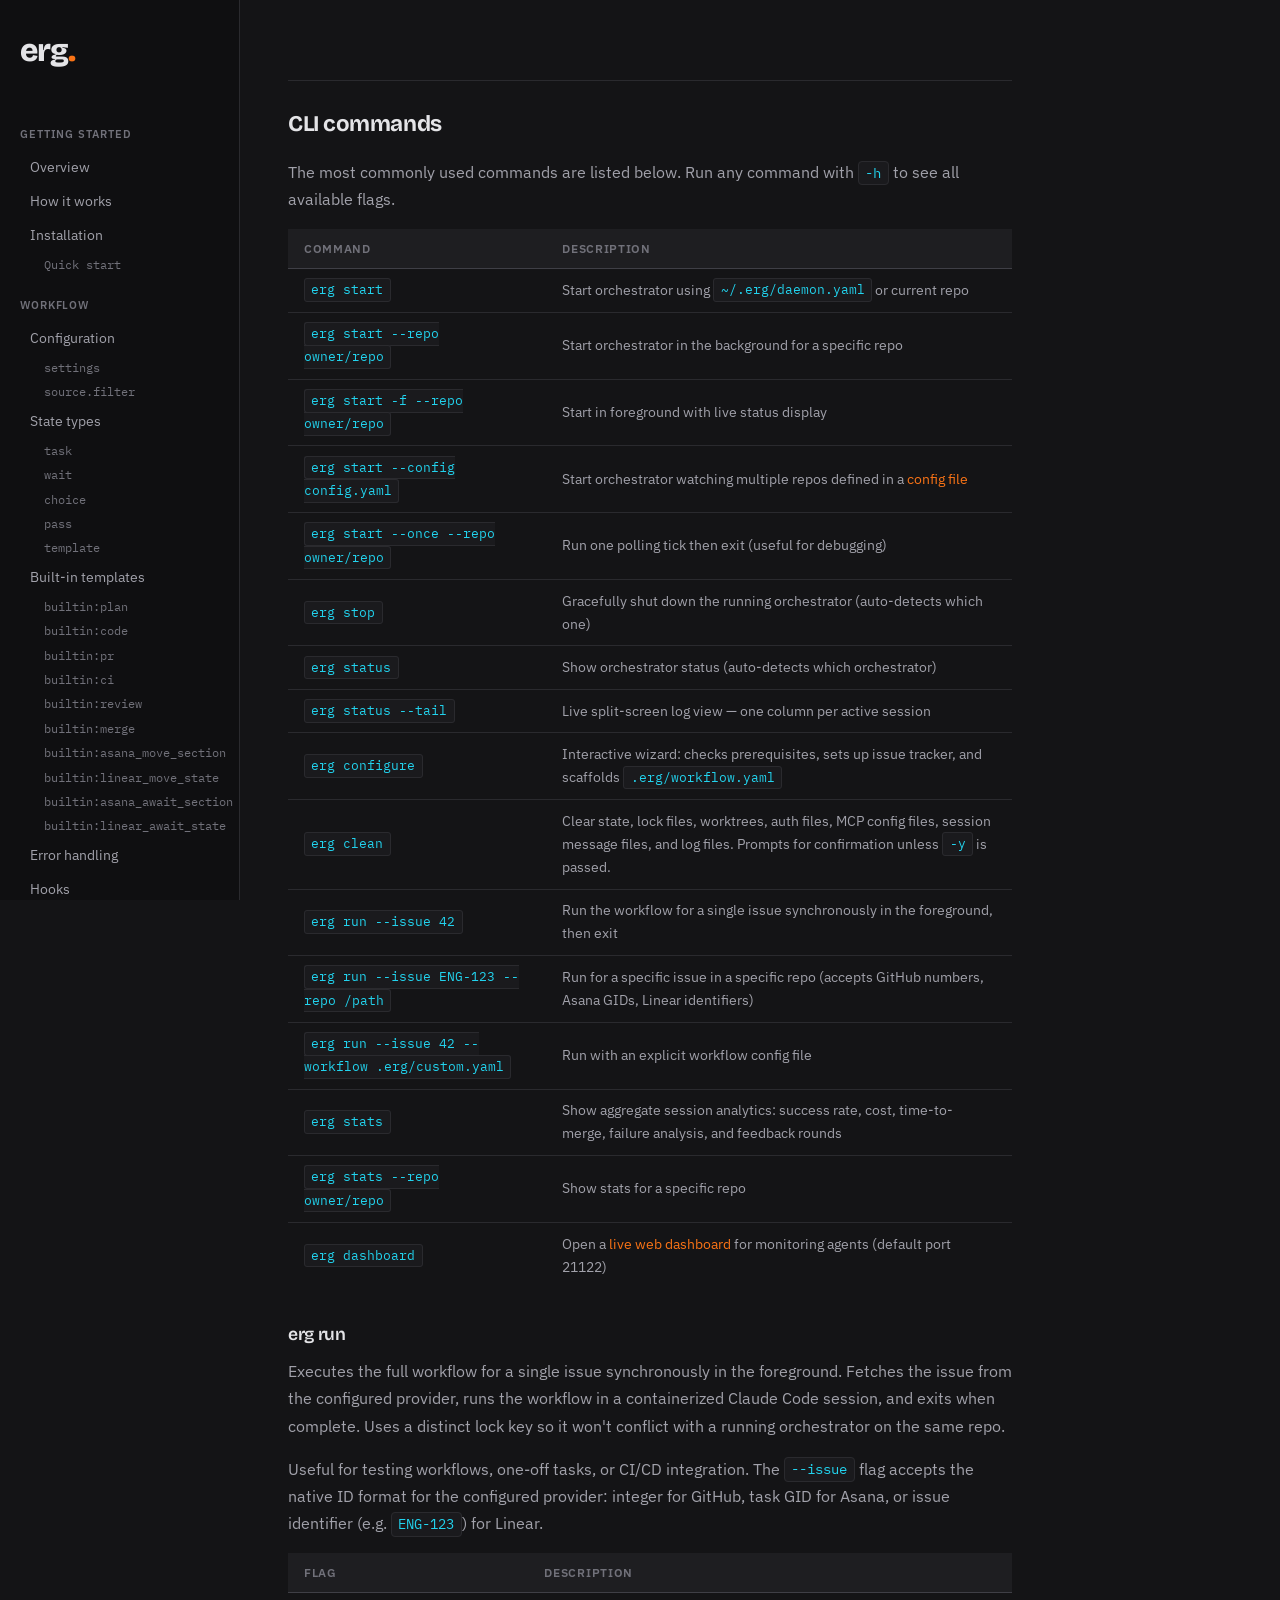
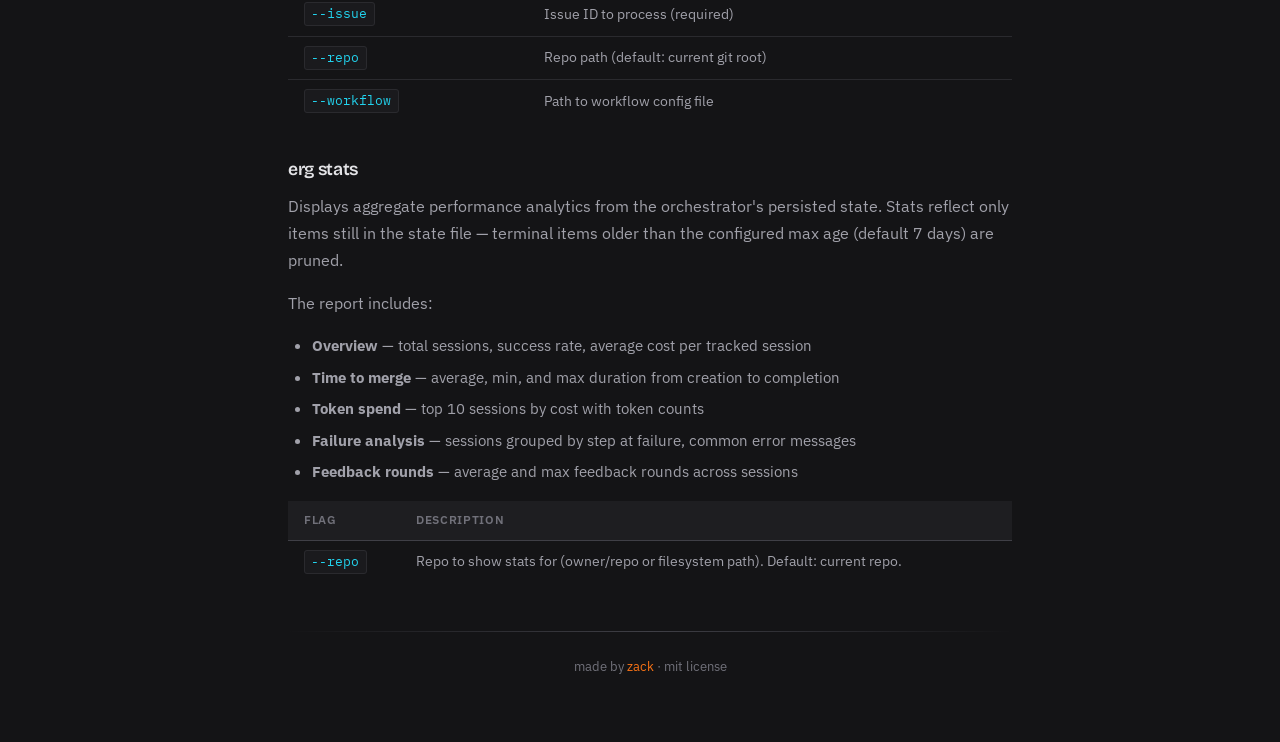
<file: docs/cli.html>
<!doctype html>
<html lang="en">
  <head>
    <meta charset="UTF-8" />
    <meta name="viewport" content="width=device-width, initial-scale=1.0" />
    <title>CLI commands — erg</title>
    <meta
      name="description"
      content="erg — workflow-driven autonomous coding orchestrator for Claude Code."
    />
    <link rel="preconnect" href="https://fonts.googleapis.com" />
    <link rel="preconnect" href="https://fonts.gstatic.com" crossorigin />
    <link
      href="https://fonts.googleapis.com/css2?family=Bricolage+Grotesque:opsz,wght@12..96,400;12..96,500;12..96,600;12..96,700;12..96,800&family=IBM+Plex+Sans:wght@400;500;600&family=IBM+Plex+Mono:wght@400;500;600&display=swap"
      rel="stylesheet"
    />
    <style>
      :root {
        --bg: #141416;
        --bg-sidebar: #0f0f11;
        --bg-card: #1e1e21;
        --bg-code: #1a1a1d;
        --bg-inset: #111113;
        --accent: #f97316;
        --accent-dim: #ea580c;
        --accent-bg: rgba(249, 115, 22, 0.08);
        --accent-border: rgba(249, 115, 22, 0.2);
        --cyan: #22d3ee;
        --green: #34d399;
        --violet: #a78bfa;
        --text: #e4e4e7;
        --text-muted: #a1a1aa;
        --text-dim: #71717a;
        --border: #2a2a2e;
        --border-light: #3f3f46;
      }

      * {
        margin: 0;
        padding: 0;
        box-sizing: border-box;
      }

      html {
        font-size: 100%;
        scroll-behavior: smooth;
        scroll-padding-top: 2rem;
      }

      body {
        font-family:
          "IBM Plex Sans",
          -apple-system,
          sans-serif;
        background: var(--bg);
        color: var(--text);
        line-height: 1.7;
        min-height: 100vh;
        -webkit-font-smoothing: antialiased;
        -webkit-text-size-adjust: 100%;
        text-size-adjust: 100%;
      }

      ::selection {
        background: var(--accent);
        color: #fff;
      }

      h1,
      h2,
      h3,
      h4 {
        font-family: "Bricolage Grotesque", sans-serif;
        letter-spacing: -0.02em;
      }

      code,
      pre {
        font-family: "IBM Plex Mono", monospace;
      }

      a {
        color: var(--accent);
        text-decoration: none;
      }

      a:hover {
        text-decoration: underline;
      }

      /* ---- Two-column layout ---- */

      .page {
        display: flex;
        min-height: 100vh;
      }

      /* ---- Sidebar ---- */

      .sidebar {
        width: 15rem;
        flex-shrink: 0;
        background: var(--bg-sidebar);
        border-right: 1px solid var(--border);
        position: sticky;
        top: 0;
        height: 100vh;
        overflow-y: auto;
        padding: 1.5rem 0;
        display: flex;
        flex-direction: column;
      }

      .sidebar-logo {
        padding: 0 1.25rem;
        margin-bottom: 1.75rem;
      }

      .sidebar-logo a {
        font-family: "Bricolage Grotesque", sans-serif;
        font-size: 2rem;
        font-weight: 800;
        color: var(--text);
        text-decoration: none;
        letter-spacing: -0.03em;
      }

      .sidebar-logo a span {
        color: var(--accent);
      }

      .sidebar-nav {
        list-style: none;
        flex: 1;
      }

      .sidebar-section {
        margin-bottom: 0.25rem;
      }

      .sidebar-section-title {
        display: block;
        padding: 0.4rem 1.25rem;
        font-size: 0.7rem;
        font-weight: 600;
        text-transform: uppercase;
        letter-spacing: 0.08em;
        color: var(--text-dim);
        margin-top: 0.75rem;
      }

      .sidebar-link {
        display: block;
        padding: 0.35rem 1.25rem 0.35rem 1.75rem;
        font-size: 0.85rem;
        color: var(--text-muted);
        text-decoration: none;
        transition:
          color 0.15s,
          background 0.15s;
        border-left: 2px solid transparent;
      }

      .sidebar-link:hover {
        color: var(--text);
        background: rgba(255, 255, 255, 0.03);
        text-decoration: none;
      }

      .sidebar-link.active {
        color: var(--accent);
        border-left-color: var(--accent);
        background: var(--accent-bg);
      }

      .sidebar-footer {
        padding: 1rem 1.25rem 0;
        border-top: 1px solid var(--border);
        margin-top: auto;
      }

      .sidebar-footer a {
        display: block;
        font-size: 0.78rem;
        color: var(--text-dim);
        padding: 0.2rem 0;
        text-decoration: none;
      }

      .sidebar-footer a:hover {
        color: var(--text-muted);
        text-decoration: none;
      }

      /* ---- Main content ---- */

      .main {
        flex: 1;
        min-width: 0;
        max-width: 820px;
        padding: 2.5rem 3rem 4rem;
      }

      /* ---- Content typography ---- */

      .main h1 {
        font-size: 2.5rem;
        font-weight: 800;
        color: var(--text);
        margin-bottom: 0.75rem;
      }

      .main h2 {
        font-size: 1.4rem;
        font-weight: 700;
        color: var(--text);
        margin-top: 3.5rem;
        margin-bottom: 1rem;
        padding-top: 1.5rem;
        border-top: 1px solid var(--border);
      }

      .main h2:first-of-type {
        margin-top: 2.5rem;
      }

      .main h3 {
        font-size: 1.1rem;
        font-weight: 600;
        color: var(--text);
        margin-top: 2rem;
        margin-bottom: 0.5rem;
      }

      .main h4 {
        font-size: 0.95rem;
        font-weight: 600;
        color: var(--text);
        margin-top: 1.5rem;
        margin-bottom: 0.4rem;
      }

      .main p {
        margin-bottom: 1rem;
        color: var(--text-muted);
      }

      .main p code,
      .main li code {
        background: var(--bg-code);
        color: var(--cyan);
        padding: 0.15rem 0.4rem;
        border-radius: 4px;
        font-size: 0.85em;
        border: 1px solid var(--border);
      }

      .main ul,
      .main ol {
        margin-bottom: 1rem;
        padding-left: 1.5rem;
        color: var(--text-muted);
      }

      .main li {
        margin-bottom: 0.35rem;
        font-size: 0.95rem;
      }

      /* ---- Hero area ---- */

      .hero-badge {
        display: inline-block;
        font-family: "IBM Plex Mono", monospace;
        font-size: 0.65rem;
        font-weight: 600;
        color: var(--accent);
        background: transparent;
        border: 1px solid var(--accent-border);
        border-radius: 3px;
        padding: 0.2rem 0.6rem;
        margin-bottom: 1.25rem;
        letter-spacing: 0.05em;
        text-transform: uppercase;
      }

      .hero-tagline {
        font-family: "Bricolage Grotesque", sans-serif;
        font-size: 2.8rem;
        font-weight: 800;
        color: var(--text);
        margin-bottom: 1rem;
        letter-spacing: -0.03em;
        line-height: 1.1;
      }

      .hero-tagline-accent {
        background: linear-gradient(135deg, var(--accent), #fbbf24);
        -webkit-background-clip: text;
        -webkit-text-fill-color: transparent;
        background-clip: text;
      }

      .hero-cta {
        display: inline-flex;
        gap: 0.75rem;
        margin-bottom: 0.5rem;
      }

      .btn {
        display: inline-flex;
        align-items: center;
        padding: 0.55rem 1.25rem;
        border-radius: 6px;
        font-family: "IBM Plex Sans", sans-serif;
        font-size: 0.85rem;
        font-weight: 500;
        text-decoration: none;
        transition: all 0.15s;
        border: 1px solid transparent;
      }

      .btn:hover {
        text-decoration: none;
      }

      .btn-primary {
        background: var(--accent);
        color: #fff;
      }

      .btn-primary:hover {
        background: var(--accent-dim);
      }

      .btn-ghost {
        background: transparent;
        color: var(--text-muted);
        border-color: var(--border-light);
      }

      .btn-ghost:hover {
        color: var(--text);
        border-color: var(--text-dim);
      }

      /* ---- Feature grid ---- */

      .feature-grid {
        display: grid;
        grid-template-columns: repeat(2, 1fr);
        gap: 0.85rem;
        margin: 1rem 0 1.5rem;
      }

      .feature-item {
        background: var(--bg-card);
        border: 1px solid var(--border);
        border-left: 3px solid var(--accent);
        border-radius: 8px;
        padding: 1.25rem 1.4rem;
        transition:
          transform 0.15s,
          border-color 0.15s,
          box-shadow 0.15s;
      }

      .feature-item:nth-child(2) {
        border-left-color: var(--cyan);
      }
      .feature-item:nth-child(3) {
        border-left-color: var(--violet);
      }
      .feature-item:nth-child(4) {
        border-left-color: var(--green);
      }
      .feature-item:nth-child(5) {
        border-left-color: var(--cyan);
      }
      .feature-item:nth-child(6) {
        border-left-color: var(--violet);
      }

      .feature-item:hover {
        border-color: var(--border-light);
        transform: scale(1.01);
        box-shadow: 0 2px 12px rgba(0, 0, 0, 0.2);
      }
      .feature-item:hover {
        border-left-color: var(--accent);
      }
      .feature-item:nth-child(2):hover {
        border-left-color: var(--cyan);
      }
      .feature-item:nth-child(3):hover {
        border-left-color: var(--violet);
      }
      .feature-item:nth-child(4):hover {
        border-left-color: var(--green);
      }
      .feature-item:nth-child(5):hover {
        border-left-color: var(--cyan);
      }
      .feature-item:nth-child(6):hover {
        border-left-color: var(--violet);
      }

      .feature-item h4 {
        font-size: 0.9rem;
        font-weight: 600;
        color: var(--text);
        margin: 0 0 0.35rem;
      }

      .feature-item .fi-icon {
        font-family: "IBM Plex Mono", monospace;
        font-size: 0.75rem;
        font-weight: 600;
        color: var(--accent);
        margin-bottom: 0.65rem;
        display: inline-flex;
        align-items: center;
        justify-content: center;
        width: 2rem;
        height: 2rem;
        border-radius: 50%;
        background: var(--accent-bg);
        border: 1px solid var(--accent-border);
      }

      .feature-item:nth-child(2) .fi-icon {
        color: var(--cyan);
        background: rgba(34, 211, 238, 0.08);
        border-color: rgba(34, 211, 238, 0.2);
      }
      .feature-item:nth-child(3) .fi-icon {
        color: var(--violet);
        background: rgba(167, 139, 250, 0.08);
        border-color: rgba(167, 139, 250, 0.2);
      }
      .feature-item:nth-child(4) .fi-icon {
        color: var(--green);
        background: rgba(52, 211, 153, 0.08);
        border-color: rgba(52, 211, 153, 0.2);
      }
      .feature-item:nth-child(5) .fi-icon {
        color: var(--cyan);
        background: rgba(34, 211, 238, 0.08);
        border-color: rgba(34, 211, 238, 0.2);
      }
      .feature-item:nth-child(6) .fi-icon {
        color: var(--violet);
        background: rgba(167, 139, 250, 0.08);
        border-color: rgba(167, 139, 250, 0.2);
      }

      .feature-item p {
        font-size: 0.82rem;
        color: var(--text-muted);
        line-height: 1.6;
        margin: 0;
      }

      /* ---- Steps (how it works) ---- */

      .steps-list {
        list-style: none;
        padding: 0;
        margin: 1rem 0 1.5rem;
        counter-reset: step;
      }

      .steps-list li {
        counter-increment: step;
        display: flex;
        gap: 1rem;
        align-items: flex-start;
        padding: 0.75rem 0;
        border-bottom: 1px solid var(--border);
        margin: 0;
      }

      .steps-list li:last-child {
        border-bottom: none;
      }

      .steps-list li::before {
        content: counter(step);
        display: flex;
        align-items: center;
        justify-content: center;
        width: 1.75rem;
        height: 1.75rem;
        border-radius: 50%;
        background: var(--accent-bg);
        border: 1px solid var(--accent-border);
        color: var(--accent);
        font-family: "Bricolage Grotesque", sans-serif;
        font-size: 0.78rem;
        font-weight: 700;
        flex-shrink: 0;
        margin-top: 0.1rem;
      }

      .step-body h4 {
        font-size: 0.9rem;
        font-weight: 600;
        color: var(--text);
        margin: 0 0 0.15rem;
      }

      .step-body p {
        font-size: 0.85rem;
        color: var(--text-muted);
        margin: 0;
      }

      /* ---- State diagram ---- */

      .state-flow {
        display: flex;
        align-items: flex-start;
        gap: 0;
        padding: 1.25rem 0;
        overflow-x: auto;
        margin: 0.5rem 0 0.75rem;
      }

      .sf-node {
        display: flex;
        flex-direction: column;
        align-items: center;
        gap: 0.25rem;
        flex-shrink: 0;
      }

      .sf-box {
        font-family: "IBM Plex Mono", monospace;
        font-size: 0.78rem;
        font-weight: 500;
        padding: 0.45rem 0.85rem;
        border-radius: 6px;
        border: 1px solid var(--border);
        background: var(--bg-card);
        color: var(--text);
        white-space: nowrap;
        transition: border-color 0.15s;
      }

      .sf-box.sf-task {
        border-color: rgba(249, 115, 22, 0.3);
        background: rgba(249, 115, 22, 0.06);
      }
      .sf-box.sf-wait {
        border-color: rgba(167, 139, 250, 0.3);
        background: rgba(167, 139, 250, 0.06);
      }
      .sf-box.sf-done {
        border-color: rgba(52, 211, 153, 0.3);
        background: rgba(52, 211, 153, 0.06);
      }

      .sf-type {
        font-family: "IBM Plex Mono", monospace;
        font-size: 0.65rem;
        color: var(--text-dim);
      }

      .sf-step {
        display: flex;
        align-items: flex-start;
      }

      .sf-arrow {
        color: var(--text-dim);
        font-size: 0.75rem;
        padding: 0 0.35rem;
        flex-shrink: 0;
        user-select: none;
        line-height: 1;
        /* Match sf-box height: 0.78rem line + 0.45rem*2 padding + 2px border */
        height: calc(0.78rem * 1.75 + 0.9rem + 2px);
        display: flex;
        align-items: center;
      }

      .state-note {
        font-size: 0.82rem;
        color: var(--text-dim);
        margin-bottom: 1.5rem;
      }

      /* ---- Code block ---- */

      .code-block {
        background: var(--bg-inset);
        border: 1px solid var(--border);
        border-radius: 8px;
        overflow: hidden;
        margin: 1rem 0 1.5rem;
      }

      .code-header {
        background: var(--bg-card);
        border-bottom: 1px solid var(--border);
        padding: 0.5rem 1rem;
        display: flex;
        align-items: center;
        justify-content: space-between;
      }

      .code-filename {
        font-family: "IBM Plex Mono", monospace;
        font-size: 0.75rem;
        color: var(--text-dim);
      }

      .code-block pre {
        margin: 0;
        padding: 1rem 1.25rem;
        font-size: 0.8rem;
        line-height: 1.75;
        overflow-x: auto;
        color: var(--text-muted);
      }

      .code-block .ck {
        color: var(--accent);
      }
      .code-block .cv {
        color: var(--text);
      }
      .code-block .cc {
        color: var(--text-dim);
        font-style: italic;
      }
      .code-block .cs {
        color: var(--green);
      }
      .code-block .ca {
        color: var(--violet);
      }

      /* ---- Example tabs ---- */

      .example-tabs {
        margin: 1rem 0 1.5rem;
      }

      .tab-bar {
        display: flex;
        gap: 0.35rem;
        margin-bottom: 0.5rem;
      }

      .tab-btn {
        background: transparent;
        border: 1px solid var(--border);
        border-radius: 4px;
        color: var(--text-dim);
        padding: 0.3rem 0.8rem;
        font-family: "IBM Plex Mono", monospace;
        font-size: 0.73rem;
        cursor: pointer;
        transition:
          color 0.15s,
          border-color 0.15s,
          background 0.15s;
      }

      .tab-btn.active {
        color: var(--accent);
        border-color: var(--accent-border);
        background: var(--accent-bg);
      }

      .tab-btn:hover:not(.active) {
        color: var(--text-muted);
        border-color: var(--border-light);
      }

      .example-tabs [data-panel="yaml"] .code-block {
        margin: 0;
      }

      .diagram-panel {
        background: var(--bg-inset);
        border: 1px solid var(--border);
        border-radius: 8px;
        padding: 1.5rem 1rem;
        overflow-x: auto;
      }

      .diagram-panel svg {
        max-width: 100%;
        height: auto;
        display: block;
        margin: 0 auto;
      }

      /* ---- Info cards ---- */

      .info-grid {
        display: grid;
        grid-template-columns: repeat(2, 1fr);
        gap: 0.75rem;
        margin: 1rem 0 1.5rem;
      }

      .info-card {
        background: var(--bg-card);
        border: 1px solid var(--border);
        border-radius: 8px;
        padding: 1rem 1.15rem;
      }

      .info-card h4 {
        font-size: 0.88rem;
        font-weight: 600;
        color: var(--text);
        margin: 0 0 0.3rem;
      }

      .info-card p {
        font-size: 0.8rem;
        color: var(--text-muted);
        line-height: 1.6;
        margin: 0;
      }

      /* ---- CLI reference table ---- */

      .cli-table {
        width: 100%;
        border-collapse: collapse;
        margin: 1rem 0 1.5rem;
        font-size: 0.85rem;
      }

      .cli-table th {
        text-align: left;
        padding: 0.6rem 1rem;
        font-weight: 600;
        color: var(--text-dim);
        font-size: 0.72rem;
        text-transform: uppercase;
        letter-spacing: 0.06em;
        border-bottom: 1px solid var(--border-light);
        background: var(--bg-card);
      }

      .cli-table td {
        padding: 0.6rem 1rem;
        border-bottom: 1px solid var(--border);
        color: var(--text-muted);
      }

      .cli-table td code {
        background: var(--bg-code);
        color: var(--cyan);
        padding: 0.15rem 0.4rem;
        border-radius: 3px;
        font-size: 0.82rem;
        border: 1px solid var(--border);
      }

      .cli-table tr:last-child td {
        border-bottom: none;
      }

      /* ---- Install block ---- */

      .install-block {
        background: var(--bg-card);
        border: 1px solid var(--border);
        border-left: 3px solid var(--accent);
        border-radius: 8px;
        padding: 0.9rem 1.25rem;
        position: relative;
        display: flex;
        align-items: center;
        gap: 0.5rem;
        margin: 1rem 0;
        max-width: 520px;
      }

      .install-block .prompt-char {
        color: var(--accent);
        user-select: none;
        font-family: "IBM Plex Mono", monospace;
        font-weight: 500;
        font-size: 0.88rem;
      }

      .install-block code {
        font-size: 0.88rem;
        color: var(--text);
      }

      .copy-btn {
        position: absolute;
        right: 0.75rem;
        top: 50%;
        transform: translateY(-50%);
        background: var(--bg);
        border: 1px solid var(--border);
        color: var(--text-dim);
        padding: 0.3rem 0.65rem;
        border-radius: 4px;
        font-family: "IBM Plex Mono", monospace;
        font-size: 0.7rem;
        cursor: pointer;
        transition: all 0.15s;
      }

      .copy-btn:hover {
        border-color: var(--accent);
        color: var(--accent);
        box-shadow: 0 0 8px rgba(249, 115, 22, 0.15);
      }

      .copy-btn.copied {
        border-color: var(--green);
        color: var(--green);
      }

      /* ---- Mobile sidebar toggle ---- */

      .mobile-header {
        display: none;
        position: sticky;
        top: 0;
        z-index: 100;
        background: var(--bg-sidebar);
        border-bottom: 1px solid var(--border);
        padding: 0.75rem 1rem;
        align-items: center;
        justify-content: space-between;
      }

      .mobile-header .logo-text {
        font-family: "Bricolage Grotesque", sans-serif;
        font-size: 1.1rem;
        font-weight: 800;
        color: var(--text);
      }

      .mobile-header .logo-text span {
        color: var(--accent);
      }

      .menu-btn {
        background: none;
        border: 1px solid var(--border);
        color: var(--text-muted);
        padding: 0.3rem 0.6rem;
        border-radius: 4px;
        font-family: "IBM Plex Mono", monospace;
        font-size: 0.75rem;
        cursor: pointer;
      }

      /* ---- Responsive ---- */

      @media (max-width: 860px) {
        .sidebar {
          position: fixed;
          left: -16.25rem;
          z-index: 200;
          transition: left 0.25s ease;
          box-shadow: 4px 0 20px rgba(0, 0, 0, 0.5);
        }

        .sidebar.open {
          left: 0;
        }

        .sidebar-overlay {
          display: none;
          position: fixed;
          inset: 0;
          background: rgba(0, 0, 0, 0.5);
          z-index: 199;
        }

        .sidebar-overlay.open {
          display: block;
        }

        .mobile-header {
          display: flex;
        }

        .main {
          padding: 1.5rem 1.25rem 3rem;
        }

        .feature-grid,
        .info-grid {
          grid-template-columns: 1fr;
        }

        .feature-item,
        .info-card,
        .action-ref {
          overflow: hidden;
          overflow-wrap: break-word;
          word-break: break-word;
          min-width: 0;
        }

        .install-block {
          max-width: 100%;
          flex-wrap: wrap;
        }

        .cli-table {
          display: block;
          overflow-x: auto;
          -webkit-overflow-scrolling: touch;
        }

        .state-flow {
          padding: 1rem 0;
          flex-wrap: wrap;
        }
      }

      /* ---- Sidebar sub-links (category TOC) ---- */

      .sidebar-sublink {
        display: block;
        padding: 0.2rem 1.25rem 0.2rem 2.75rem;
        font-size: 0.75rem;
        font-family: "IBM Plex Mono", monospace;
        color: var(--text-dim);
        text-decoration: none;
        transition: color 0.15s;
        line-height: 1.5;
      }

      .sidebar-sublink:hover {
        color: var(--text-muted);
        text-decoration: none;
      }

      /* ---- Action reference ---- */

      .action-ref {
        background: var(--bg-card);
        border: 1px solid var(--border);
        border-radius: 8px;
        padding: 1.25rem 1.5rem;
        margin-bottom: 1rem;
      }

      .action-header {
        display: flex;
        align-items: center;
        gap: 0.6rem;
        margin-bottom: 0.5rem;
      }

      .action-title {
        font-family: "IBM Plex Mono", monospace;
        font-size: 0.95rem;
        font-weight: 600;
        color: var(--accent);
        display: flex;
        align-items: center;
        gap: 0.5rem;
      }

      .action-title::before {
        content: "";
        display: inline-block;
        width: 7px;
        height: 7px;
        border-radius: 50%;
        background: var(--accent);
        flex-shrink: 0;
      }

      .action-header:has(.badge-async) .action-title::before {
        background: var(--violet);
      }

      .action-header:has(.badge-sync) .action-title::before {
        background: var(--green);
      }

      .action-desc {
        font-size: 0.88rem;
        color: var(--text-muted);
        margin-bottom: 0.75rem;
        line-height: 1.6;
      }

      .badge {
        display: inline-block;
        font-family: "IBM Plex Mono", monospace;
        font-size: 0.63rem;
        font-weight: 500;
        padding: 0.15rem 0.5rem;
        border-radius: 100px;
        flex-shrink: 0;
      }

      .badge-async {
        background: rgba(167, 139, 250, 0.1);
        border: 1px solid rgba(167, 139, 250, 0.25);
        color: var(--violet);
      }

      .badge-sync {
        background: rgba(52, 211, 153, 0.1);
        border: 1px solid rgba(52, 211, 153, 0.25);
        color: var(--green);
      }

      .param-section {
        margin-top: 0.85rem;
      }

      .param-section-title {
        font-size: 0.68rem;
        font-weight: 600;
        color: var(--text-dim);
        text-transform: uppercase;
        letter-spacing: 0.07em;
        margin-bottom: 0.4rem;
      }

      .param-table {
        width: 100%;
        border-collapse: collapse;
        font-size: 0.82rem;
        border-radius: 6px;
        overflow: hidden;
        border: 1px solid var(--border);
      }

      .param-table th {
        text-align: left;
        padding: 0.4rem 0.75rem;
        font-size: 0.66rem;
        font-weight: 600;
        color: var(--text-dim);
        text-transform: uppercase;
        letter-spacing: 0.07em;
        background: var(--bg-inset);
        border-bottom: 1px solid var(--border-light);
      }

      .param-table td {
        padding: 0.45rem 0.75rem;
        border-bottom: 1px solid var(--border);
        color: var(--text-muted);
        vertical-align: top;
      }

      .param-table td:first-child {
        font-family: "IBM Plex Mono", monospace;
        color: var(--cyan);
        font-size: 0.8rem;
        white-space: nowrap;
      }

      .param-table td:nth-child(2) {
        font-family: "IBM Plex Mono", monospace;
        color: var(--text-dim);
        font-size: 0.78rem;
        white-space: nowrap;
      }

      .param-table tr:last-child td {
        border-bottom: none;
      }

      .param-none {
        font-size: 0.82rem;
        color: var(--text-dim);
        margin-top: 0.35rem;
      }

      @media (max-width: 480px) {
        .hero-tagline {
          font-size: 1.8rem;
        }

        .hero-cta {
          flex-direction: column;
        }

        .btn {
          width: 100%;
          justify-content: center;
          max-width: 280px;
        }

        .cli-table {
          font-size: 0.78rem;
        }

        .cli-table th,
        .cli-table td {
          padding: 0.5rem 0.6rem;
        }

        .code-block pre {
          font-size: 0.72rem;
          padding: 0.75rem 1rem;
        }

        .action-ref {
          padding: 1rem;
        }

        .action-title {
          font-size: 0.85rem;
        }

        .action-desc {
          font-size: 0.82rem;
        }
      }

      /* ---- Scrollable param-table on narrow phones ---- */
      @media (max-width: 560px) {
        .param-section {
          overflow-x: auto;
          -webkit-overflow-scrolling: touch;
          margin-left: -0.25rem;
          margin-right: -0.25rem;
        }

        .param-table {
          font-size: 0.75rem;
          width: max-content;
          min-width: 100%;
        }

        .param-table th {
          white-space: nowrap;
        }

        .param-table th,
        .param-table td {
          padding: 0.35rem 0.5rem;
        }

        .param-table td:first-child {
          font-size: 0.73rem;
        }

        .param-table td:nth-child(2) {
          font-size: 0.7rem;
        }

        .install-block {
          gap: 0.35rem;
        }

        .install-block code {
          font-size: 0.78rem;
        }

        .copy-btn {
          position: static;
          transform: none;
          flex-shrink: 0;
          padding: 0.25rem 0.5rem;
          font-size: 0.65rem;
        }
      }
    </style>
  </head>
  <body>
    <div class="mobile-header">
      <span class="logo-text">erg<span>.</span></span>
      <button class="menu-btn" onclick="toggleSidebar()">menu</button>
    </div>

    <div
      class="sidebar-overlay"
      id="sidebarOverlay"
      onclick="toggleSidebar()"
    ></div>

    <div class="page">
      <nav class="sidebar" id="sidebar"></nav>
      <script src="sidebar.js"></script>

      <!-- Content -->
      <main class="main">
        <!-- CLI reference -->
        <h2 id="cli">CLI commands</h2>
        <p>
          The most commonly used commands are listed below. Run any command with
          <code>-h</code> to see all available flags.
        </p>
        <table class="cli-table">
          <thead>
            <tr>
              <th>Command</th>
              <th>Description</th>
            </tr>
          </thead>
          <tbody>
            <tr>
              <td><code>erg start</code></td>
              <td>Start orchestrator using <code>~/.erg/daemon.yaml</code> or current repo</td>
            </tr>
            <tr>
              <td><code>erg start --repo owner/repo</code></td>
              <td>Start orchestrator in the background for a specific repo</td>
            </tr>
            <tr>
              <td><code>erg start -f --repo owner/repo</code></td>
              <td>Start in foreground with live status display</td>
            </tr>
            <tr>
              <td><code>erg start --config config.yaml</code></td>
              <td>
                Start orchestrator watching multiple repos defined in a
                <a href="multi-repo.html#multi-repo">config file</a>
              </td>
            </tr>
            <tr>
              <td><code>erg start --once --repo owner/repo</code></td>
              <td>Run one polling tick then exit (useful for debugging)</td>
            </tr>
            <tr>
              <td><code>erg stop</code></td>
              <td>Gracefully shut down the running orchestrator (auto-detects which one)</td>
            </tr>
            <tr>
              <td><code>erg status</code></td>
              <td>Show orchestrator status (auto-detects which orchestrator)</td>
            </tr>
            <tr>
              <td><code>erg status --tail</code></td>
              <td>
                Live split-screen log view — one column per active session
              </td>
            </tr>
            <tr>
              <td><code>erg configure</code></td>
              <td>
                Interactive wizard: checks prerequisites, sets up issue tracker,
                and scaffolds <code>.erg/workflow.yaml</code>
              </td>
            </tr>
            <tr>
              <td><code>erg clean</code></td>
              <td>Clear state, lock files, worktrees, auth files, MCP config files, session message files, and log files. Prompts for confirmation unless <code>-y</code> is passed.</td>
            </tr>
            <tr>
              <td><code>erg run --issue 42</code></td>
              <td>Run the workflow for a single issue synchronously in the foreground, then exit</td>
            </tr>
            <tr>
              <td><code>erg run --issue ENG-123 --repo /path</code></td>
              <td>Run for a specific issue in a specific repo (accepts GitHub numbers, Asana GIDs, Linear identifiers)</td>
            </tr>
            <tr>
              <td><code>erg run --issue 42 --workflow .erg/custom.yaml</code></td>
              <td>Run with an explicit workflow config file</td>
            </tr>
            <tr>
              <td><code>erg stats</code></td>
              <td>Show aggregate session analytics: success rate, cost, time-to-merge, failure analysis, and feedback rounds</td>
            </tr>
            <tr>
              <td><code>erg stats --repo owner/repo</code></td>
              <td>Show stats for a specific repo</td>
            </tr>
            <tr>
              <td><code>erg dashboard</code></td>
              <td>Open a <a href="dashboard.html#dashboard">live web dashboard</a> for monitoring agents (default port 21122)</td>
            </tr>
          </tbody>
        </table>

        <h3 id="cli-run">erg run</h3>
        <p>
          Executes the full workflow for a single issue synchronously in the foreground.
          Fetches the issue from the configured provider, runs the workflow in a
          containerized Claude Code session, and exits when complete. Uses a distinct
          lock key so it won't conflict with a running orchestrator on the same repo.
        </p>
        <p>
          Useful for testing workflows, one-off tasks, or CI/CD integration.
          The <code>--issue</code> flag accepts the native ID format for the
          configured provider: integer for GitHub, task GID for Asana, or issue
          identifier (e.g. <code>ENG-123</code>) for Linear.
        </p>
        <table class="cli-table">
          <thead>
            <tr>
              <th>Flag</th>
              <th>Description</th>
            </tr>
          </thead>
          <tbody>
            <tr>
              <td><code>--issue</code></td>
              <td>Issue ID to process (required)</td>
            </tr>
            <tr>
              <td><code>--repo</code></td>
              <td>Repo path (default: current git root)</td>
            </tr>
            <tr>
              <td><code>--workflow</code></td>
              <td>Path to workflow config file</td>
            </tr>
          </tbody>
        </table>

        <h3 id="cli-stats">erg stats</h3>
        <p>
          Displays aggregate performance analytics from the orchestrator's persisted
          state. Stats reflect only items still in the state file &mdash; terminal
          items older than the configured max age (default 7 days) are pruned.
        </p>
        <p>The report includes:</p>
        <ul>
          <li><strong>Overview</strong> &mdash; total sessions, success rate, average cost per tracked session</li>
          <li><strong>Time to merge</strong> &mdash; average, min, and max duration from creation to completion</li>
          <li><strong>Token spend</strong> &mdash; top 10 sessions by cost with token counts</li>
          <li><strong>Failure analysis</strong> &mdash; sessions grouped by step at failure, common error messages</li>
          <li><strong>Feedback rounds</strong> &mdash; average and max feedback rounds across sessions</li>
        </ul>
        <table class="cli-table">
          <thead>
            <tr>
              <th>Flag</th>
              <th>Description</th>
            </tr>
          </thead>
          <tbody>
            <tr>
              <td><code>--repo</code></td>
              <td>Repo to show stats for (owner/repo or filesystem path). Default: current repo.</td>
            </tr>
          </tbody>
        </table>

        <div
          style="
            margin-top: 3rem;
            padding-top: 1.5rem;
            border-top: 1px solid transparent;
            border-image: linear-gradient(
                90deg,
                transparent,
                var(--border-light),
                transparent
              )
              1;
            font-size: 0.8rem;
            color: var(--text-dim);
            text-align: center;
          "
        >
          made by
          <a href="https://www.zhubert.com" style="color: var(--accent)"
            >zack</a
          >
          &middot; mit license
        </div>
      </main>
    </div>

    <script>
      // Label param-table cells for responsive stacking
      document.querySelectorAll(".param-table").forEach(function (table) {
        var headers = Array.from(table.querySelectorAll("thead th")).map(
          function (th) {
            return th.textContent.trim();
          },
        );
        table.querySelectorAll("tbody tr").forEach(function (row) {
          row.querySelectorAll("td").forEach(function (td, i) {
            if (headers[i]) td.setAttribute("data-label", headers[i]);
          });
        });
      });
    </script>
  </body>
</html>
</file>
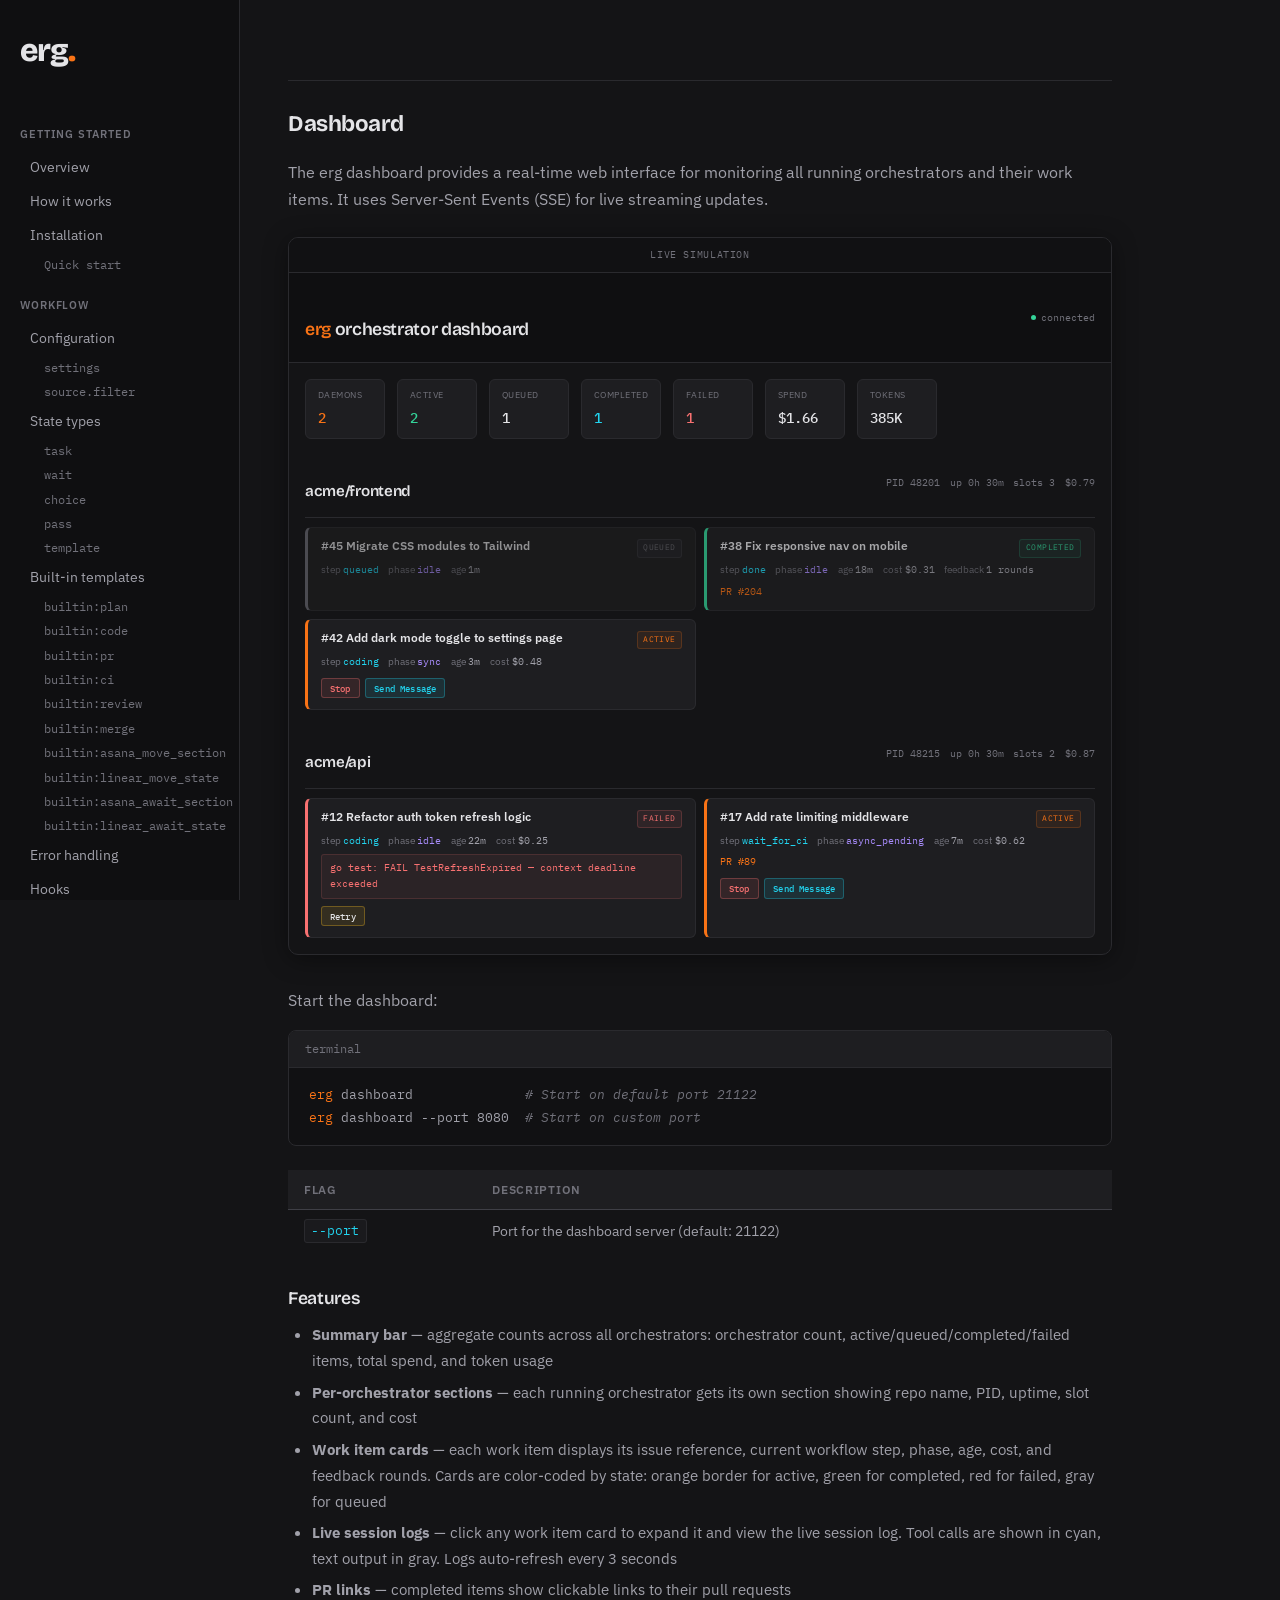
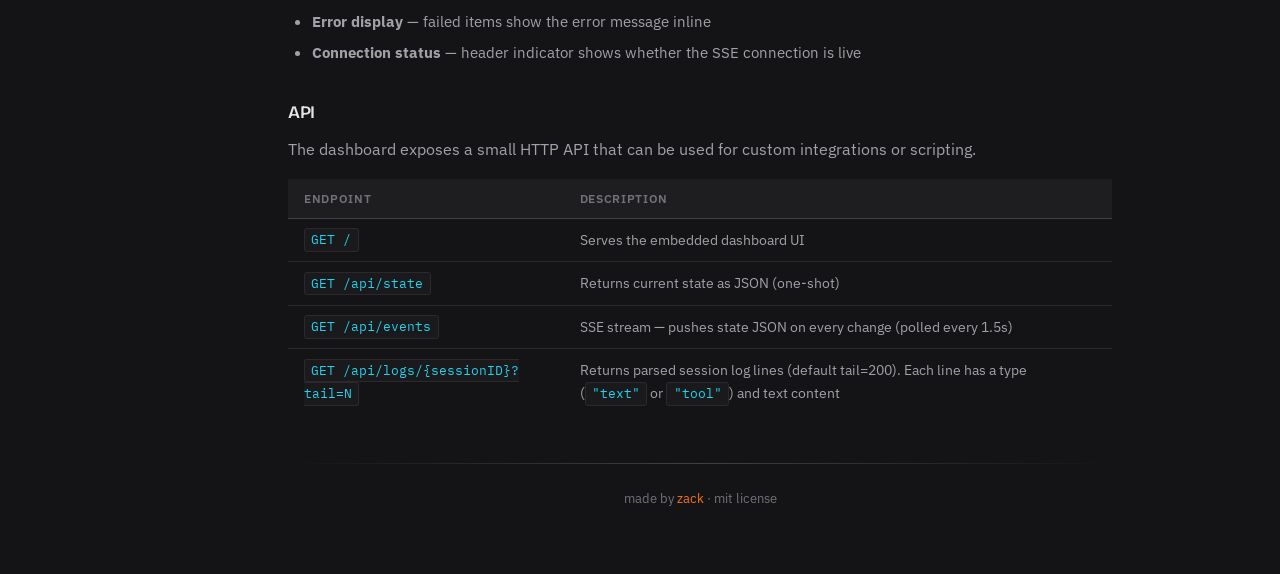
<file: docs/dashboard.html>
<!doctype html>
<html lang="en">
  <head>
    <meta charset="UTF-8" />
    <meta name="viewport" content="width=device-width, initial-scale=1.0" />
    <title>Dashboard — erg</title>
    <meta
      name="description"
      content="erg — workflow-driven agent orchestrator for Claude Code."
    />
    <link rel="preconnect" href="https://fonts.googleapis.com" />
    <link rel="preconnect" href="https://fonts.gstatic.com" crossorigin />
    <link
      href="https://fonts.googleapis.com/css2?family=Bricolage+Grotesque:opsz,wght@12..96,400;12..96,500;12..96,600;12..96,700;12..96,800&family=IBM+Plex+Sans:wght@400;500;600&family=IBM+Plex+Mono:wght@400;500;600&display=swap"
      rel="stylesheet"
    />
    <link rel="stylesheet" href="sim-dashboard.css" />
    <style>
      :root {
        --bg: #141416;
        --bg-sidebar: #0f0f11;
        --bg-card: #1e1e21;
        --bg-code: #1a1a1d;
        --bg-inset: #111113;
        --accent: #f97316;
        --accent-dim: #ea580c;
        --accent-bg: rgba(249, 115, 22, 0.08);
        --accent-border: rgba(249, 115, 22, 0.2);
        --cyan: #22d3ee;
        --green: #34d399;
        --violet: #a78bfa;
        --text: #e4e4e7;
        --text-muted: #a1a1aa;
        --text-dim: #71717a;
        --border: #2a2a2e;
        --border-light: #3f3f46;
      }

      * {
        margin: 0;
        padding: 0;
        box-sizing: border-box;
      }

      html {
        font-size: 100%;
        scroll-behavior: smooth;
        scroll-padding-top: 2rem;
      }

      body {
        font-family:
          "IBM Plex Sans",
          -apple-system,
          sans-serif;
        background: var(--bg);
        color: var(--text);
        line-height: 1.7;
        min-height: 100vh;
        -webkit-font-smoothing: antialiased;
        -webkit-text-size-adjust: 100%;
        text-size-adjust: 100%;
      }

      ::selection {
        background: var(--accent);
        color: #fff;
      }

      h1,
      h2,
      h3,
      h4 {
        font-family: "Bricolage Grotesque", sans-serif;
        letter-spacing: -0.02em;
      }

      code,
      pre {
        font-family: "IBM Plex Mono", monospace;
      }

      a {
        color: var(--accent);
        text-decoration: none;
      }

      a:hover {
        text-decoration: underline;
      }

      /* ---- Two-column layout ---- */

      .page {
        display: flex;
        min-height: 100vh;
      }

      /* ---- Sidebar ---- */

      .sidebar {
        width: 15rem;
        flex-shrink: 0;
        background: var(--bg-sidebar);
        border-right: 1px solid var(--border);
        position: sticky;
        top: 0;
        height: 100vh;
        overflow-y: auto;
        padding: 1.5rem 0;
        display: flex;
        flex-direction: column;
      }

      .sidebar-logo {
        padding: 0 1.25rem;
        margin-bottom: 1.75rem;
      }

      .sidebar-logo a {
        font-family: "Bricolage Grotesque", sans-serif;
        font-size: 2rem;
        font-weight: 800;
        color: var(--text);
        text-decoration: none;
        letter-spacing: -0.03em;
      }

      .sidebar-logo a span {
        color: var(--accent);
      }

      .sidebar-nav {
        list-style: none;
        flex: 1;
      }

      .sidebar-section {
        margin-bottom: 0.25rem;
      }

      .sidebar-section-title {
        display: block;
        padding: 0.4rem 1.25rem;
        font-size: 0.7rem;
        font-weight: 600;
        text-transform: uppercase;
        letter-spacing: 0.08em;
        color: var(--text-dim);
        margin-top: 0.75rem;
      }

      .sidebar-link {
        display: block;
        padding: 0.35rem 1.25rem 0.35rem 1.75rem;
        font-size: 0.85rem;
        color: var(--text-muted);
        text-decoration: none;
        transition:
          color 0.15s,
          background 0.15s;
        border-left: 2px solid transparent;
      }

      .sidebar-link:hover {
        color: var(--text);
        background: rgba(255, 255, 255, 0.03);
        text-decoration: none;
      }

      .sidebar-link.active {
        color: var(--accent);
        border-left-color: var(--accent);
        background: var(--accent-bg);
      }

      .sidebar-footer {
        padding: 1rem 1.25rem 0;
        border-top: 1px solid var(--border);
        margin-top: auto;
      }

      .sidebar-footer a {
        display: block;
        font-size: 0.78rem;
        color: var(--text-dim);
        padding: 0.2rem 0;
        text-decoration: none;
      }

      .sidebar-footer a:hover {
        color: var(--text-muted);
        text-decoration: none;
      }

      /* ---- Main content ---- */

      .main {
        flex: 1;
        min-width: 0;
        max-width: 920px;
        padding: 2.5rem 3rem 4rem;
      }

      /* ---- Content typography ---- */

      .main h1 {
        font-size: 2.5rem;
        font-weight: 800;
        color: var(--text);
        margin-bottom: 0.75rem;
      }

      .main h2 {
        font-size: 1.4rem;
        font-weight: 700;
        color: var(--text);
        margin-top: 3.5rem;
        margin-bottom: 1rem;
        padding-top: 1.5rem;
        border-top: 1px solid var(--border);
      }

      .main h2:first-of-type {
        margin-top: 2.5rem;
      }

      .main h3 {
        font-size: 1.1rem;
        font-weight: 600;
        color: var(--text);
        margin-top: 2rem;
        margin-bottom: 0.5rem;
      }

      .main h4 {
        font-size: 0.95rem;
        font-weight: 600;
        color: var(--text);
        margin-top: 1.5rem;
        margin-bottom: 0.4rem;
      }

      .main p {
        margin-bottom: 1rem;
        color: var(--text-muted);
      }

      .main p code,
      .main li code {
        background: var(--bg-code);
        color: var(--cyan);
        padding: 0.15rem 0.4rem;
        border-radius: 4px;
        font-size: 0.85em;
        border: 1px solid var(--border);
      }

      .main ul,
      .main ol {
        margin-bottom: 1rem;
        padding-left: 1.5rem;
        color: var(--text-muted);
      }

      .main li {
        margin-bottom: 0.35rem;
        font-size: 0.95rem;
      }

      /* ---- Hero area ---- */

      .hero-badge {
        display: inline-block;
        font-family: "IBM Plex Mono", monospace;
        font-size: 0.65rem;
        font-weight: 600;
        color: var(--accent);
        background: transparent;
        border: 1px solid var(--accent-border);
        border-radius: 3px;
        padding: 0.2rem 0.6rem;
        margin-bottom: 1.25rem;
        letter-spacing: 0.05em;
        text-transform: uppercase;
      }

      .hero-tagline {
        font-family: "Bricolage Grotesque", sans-serif;
        font-size: 2.8rem;
        font-weight: 800;
        color: var(--text);
        margin-bottom: 1rem;
        letter-spacing: -0.03em;
        line-height: 1.1;
      }

      .hero-tagline-accent {
        background: linear-gradient(135deg, var(--accent), #fbbf24);
        -webkit-background-clip: text;
        -webkit-text-fill-color: transparent;
        background-clip: text;
      }

      .hero-cta {
        display: inline-flex;
        gap: 0.75rem;
        margin-bottom: 0.5rem;
      }

      .btn {
        display: inline-flex;
        align-items: center;
        padding: 0.55rem 1.25rem;
        border-radius: 6px;
        font-family: "IBM Plex Sans", sans-serif;
        font-size: 0.85rem;
        font-weight: 500;
        text-decoration: none;
        transition: all 0.15s;
        border: 1px solid transparent;
      }

      .btn:hover {
        text-decoration: none;
      }

      .btn-primary {
        background: var(--accent);
        color: #fff;
      }

      .btn-primary:hover {
        background: var(--accent-dim);
      }

      .btn-ghost {
        background: transparent;
        color: var(--text-muted);
        border-color: var(--border-light);
      }

      .btn-ghost:hover {
        color: var(--text);
        border-color: var(--text-dim);
      }

      /* ---- Feature grid ---- */

      .feature-grid {
        display: grid;
        grid-template-columns: repeat(2, 1fr);
        gap: 0.85rem;
        margin: 1rem 0 1.5rem;
      }

      .feature-item {
        background: var(--bg-card);
        border: 1px solid var(--border);
        border-left: 3px solid var(--accent);
        border-radius: 8px;
        padding: 1.25rem 1.4rem;
        transition:
          transform 0.15s,
          border-color 0.15s,
          box-shadow 0.15s;
      }

      .feature-item:nth-child(2) {
        border-left-color: var(--cyan);
      }
      .feature-item:nth-child(3) {
        border-left-color: var(--violet);
      }
      .feature-item:nth-child(4) {
        border-left-color: var(--green);
      }
      .feature-item:nth-child(5) {
        border-left-color: var(--cyan);
      }
      .feature-item:nth-child(6) {
        border-left-color: var(--violet);
      }

      .feature-item:hover {
        border-color: var(--border-light);
        transform: scale(1.01);
        box-shadow: 0 2px 12px rgba(0, 0, 0, 0.2);
      }
      .feature-item:hover {
        border-left-color: var(--accent);
      }
      .feature-item:nth-child(2):hover {
        border-left-color: var(--cyan);
      }
      .feature-item:nth-child(3):hover {
        border-left-color: var(--violet);
      }
      .feature-item:nth-child(4):hover {
        border-left-color: var(--green);
      }
      .feature-item:nth-child(5):hover {
        border-left-color: var(--cyan);
      }
      .feature-item:nth-child(6):hover {
        border-left-color: var(--violet);
      }

      .feature-item h4 {
        font-size: 0.9rem;
        font-weight: 600;
        color: var(--text);
        margin: 0 0 0.35rem;
      }

      .feature-item .fi-icon {
        font-family: "IBM Plex Mono", monospace;
        font-size: 0.75rem;
        font-weight: 600;
        color: var(--accent);
        margin-bottom: 0.65rem;
        display: inline-flex;
        align-items: center;
        justify-content: center;
        width: 2rem;
        height: 2rem;
        border-radius: 50%;
        background: var(--accent-bg);
        border: 1px solid var(--accent-border);
      }

      .feature-item:nth-child(2) .fi-icon {
        color: var(--cyan);
        background: rgba(34, 211, 238, 0.08);
        border-color: rgba(34, 211, 238, 0.2);
      }
      .feature-item:nth-child(3) .fi-icon {
        color: var(--violet);
        background: rgba(167, 139, 250, 0.08);
        border-color: rgba(167, 139, 250, 0.2);
      }
      .feature-item:nth-child(4) .fi-icon {
        color: var(--green);
        background: rgba(52, 211, 153, 0.08);
        border-color: rgba(52, 211, 153, 0.2);
      }
      .feature-item:nth-child(5) .fi-icon {
        color: var(--cyan);
        background: rgba(34, 211, 238, 0.08);
        border-color: rgba(34, 211, 238, 0.2);
      }
      .feature-item:nth-child(6) .fi-icon {
        color: var(--violet);
        background: rgba(167, 139, 250, 0.08);
        border-color: rgba(167, 139, 250, 0.2);
      }

      .feature-item p {
        font-size: 0.82rem;
        color: var(--text-muted);
        line-height: 1.6;
        margin: 0;
      }

      /* ---- Steps (how it works) ---- */

      .steps-list {
        list-style: none;
        padding: 0;
        margin: 1rem 0 1.5rem;
        counter-reset: step;
      }

      .steps-list li {
        counter-increment: step;
        display: flex;
        gap: 1rem;
        align-items: flex-start;
        padding: 0.75rem 0;
        border-bottom: 1px solid var(--border);
        margin: 0;
      }

      .steps-list li:last-child {
        border-bottom: none;
      }

      .steps-list li::before {
        content: counter(step);
        display: flex;
        align-items: center;
        justify-content: center;
        width: 1.75rem;
        height: 1.75rem;
        border-radius: 50%;
        background: var(--accent-bg);
        border: 1px solid var(--accent-border);
        color: var(--accent);
        font-family: "Bricolage Grotesque", sans-serif;
        font-size: 0.78rem;
        font-weight: 700;
        flex-shrink: 0;
        margin-top: 0.1rem;
      }

      .step-body h4 {
        font-size: 0.9rem;
        font-weight: 600;
        color: var(--text);
        margin: 0 0 0.15rem;
      }

      .step-body p {
        font-size: 0.85rem;
        color: var(--text-muted);
        margin: 0;
      }

      /* ---- State diagram ---- */

      .state-flow {
        display: flex;
        align-items: flex-start;
        gap: 0;
        padding: 1.25rem 0;
        overflow-x: auto;
        margin: 0.5rem 0 0.75rem;
      }

      .sf-node {
        display: flex;
        flex-direction: column;
        align-items: center;
        gap: 0.25rem;
        flex-shrink: 0;
      }

      .sf-box {
        font-family: "IBM Plex Mono", monospace;
        font-size: 0.78rem;
        font-weight: 500;
        padding: 0.45rem 0.85rem;
        border-radius: 6px;
        border: 1px solid var(--border);
        background: var(--bg-card);
        color: var(--text);
        white-space: nowrap;
        transition: border-color 0.15s;
      }

      .sf-box.sf-task {
        border-color: rgba(249, 115, 22, 0.3);
        background: rgba(249, 115, 22, 0.06);
      }
      .sf-box.sf-wait {
        border-color: rgba(167, 139, 250, 0.3);
        background: rgba(167, 139, 250, 0.06);
      }
      .sf-box.sf-done {
        border-color: rgba(52, 211, 153, 0.3);
        background: rgba(52, 211, 153, 0.06);
      }

      .sf-type {
        font-family: "IBM Plex Mono", monospace;
        font-size: 0.65rem;
        color: var(--text-dim);
      }

      .sf-step {
        display: flex;
        align-items: flex-start;
      }

      .sf-arrow {
        color: var(--text-dim);
        font-size: 0.75rem;
        padding: 0 0.35rem;
        flex-shrink: 0;
        user-select: none;
        line-height: 1;
        /* Match sf-box height: 0.78rem line + 0.45rem*2 padding + 2px border */
        height: calc(0.78rem * 1.75 + 0.9rem + 2px);
        display: flex;
        align-items: center;
      }

      .state-note {
        font-size: 0.82rem;
        color: var(--text-dim);
        margin-bottom: 1.5rem;
      }

      /* ---- Code block ---- */

      .code-block {
        background: var(--bg-inset);
        border: 1px solid var(--border);
        border-radius: 8px;
        overflow: hidden;
        margin: 1rem 0 1.5rem;
      }

      .code-header {
        background: var(--bg-card);
        border-bottom: 1px solid var(--border);
        padding: 0.5rem 1rem;
        display: flex;
        align-items: center;
        justify-content: space-between;
      }

      .code-filename {
        font-family: "IBM Plex Mono", monospace;
        font-size: 0.75rem;
        color: var(--text-dim);
      }

      .code-block pre {
        margin: 0;
        padding: 1rem 1.25rem;
        font-size: 0.8rem;
        line-height: 1.75;
        overflow-x: auto;
        color: var(--text-muted);
      }

      .code-block .ck {
        color: var(--accent);
      }
      .code-block .cv {
        color: var(--text);
      }
      .code-block .cc {
        color: var(--text-dim);
        font-style: italic;
      }
      .code-block .cs {
        color: var(--green);
      }
      .code-block .ca {
        color: var(--violet);
      }

      /* ---- Example tabs ---- */

      .example-tabs {
        margin: 1rem 0 1.5rem;
      }

      .tab-bar {
        display: flex;
        gap: 0.35rem;
        margin-bottom: 0.5rem;
      }

      .tab-btn {
        background: transparent;
        border: 1px solid var(--border);
        border-radius: 4px;
        color: var(--text-dim);
        padding: 0.3rem 0.8rem;
        font-family: "IBM Plex Mono", monospace;
        font-size: 0.73rem;
        cursor: pointer;
        transition:
          color 0.15s,
          border-color 0.15s,
          background 0.15s;
      }

      .tab-btn.active {
        color: var(--accent);
        border-color: var(--accent-border);
        background: var(--accent-bg);
      }

      .tab-btn:hover:not(.active) {
        color: var(--text-muted);
        border-color: var(--border-light);
      }

      .example-tabs [data-panel="yaml"] .code-block {
        margin: 0;
      }

      .diagram-panel {
        background: var(--bg-inset);
        border: 1px solid var(--border);
        border-radius: 8px;
        padding: 1.5rem 1rem;
        overflow-x: auto;
      }

      .diagram-panel svg {
        max-width: 100%;
        height: auto;
        display: block;
        margin: 0 auto;
      }

      /* ---- Info cards ---- */

      .info-grid {
        display: grid;
        grid-template-columns: repeat(2, 1fr);
        gap: 0.75rem;
        margin: 1rem 0 1.5rem;
      }

      .info-card {
        background: var(--bg-card);
        border: 1px solid var(--border);
        border-radius: 8px;
        padding: 1rem 1.15rem;
      }

      .info-card h4 {
        font-size: 0.88rem;
        font-weight: 600;
        color: var(--text);
        margin: 0 0 0.3rem;
      }

      .info-card p {
        font-size: 0.8rem;
        color: var(--text-muted);
        line-height: 1.6;
        margin: 0;
      }

      /* ---- CLI reference table ---- */

      .cli-table {
        width: 100%;
        border-collapse: collapse;
        margin: 1rem 0 1.5rem;
        font-size: 0.85rem;
      }

      .cli-table th {
        text-align: left;
        padding: 0.6rem 1rem;
        font-weight: 600;
        color: var(--text-dim);
        font-size: 0.72rem;
        text-transform: uppercase;
        letter-spacing: 0.06em;
        border-bottom: 1px solid var(--border-light);
        background: var(--bg-card);
      }

      .cli-table td {
        padding: 0.6rem 1rem;
        border-bottom: 1px solid var(--border);
        color: var(--text-muted);
      }

      .cli-table td code {
        background: var(--bg-code);
        color: var(--cyan);
        padding: 0.15rem 0.4rem;
        border-radius: 3px;
        font-size: 0.82rem;
        border: 1px solid var(--border);
      }

      .cli-table tr:last-child td {
        border-bottom: none;
      }

      /* ---- Install block ---- */

      .install-block {
        background: var(--bg-card);
        border: 1px solid var(--border);
        border-left: 3px solid var(--accent);
        border-radius: 8px;
        padding: 0.9rem 1.25rem;
        position: relative;
        display: flex;
        align-items: center;
        gap: 0.5rem;
        margin: 1rem 0;
        max-width: 520px;
      }

      .install-block .prompt-char {
        color: var(--accent);
        user-select: none;
        font-family: "IBM Plex Mono", monospace;
        font-weight: 500;
        font-size: 0.88rem;
      }

      .install-block code {
        font-size: 0.88rem;
        color: var(--text);
      }

      .copy-btn {
        position: absolute;
        right: 0.75rem;
        top: 50%;
        transform: translateY(-50%);
        background: var(--bg);
        border: 1px solid var(--border);
        color: var(--text-dim);
        padding: 0.3rem 0.65rem;
        border-radius: 4px;
        font-family: "IBM Plex Mono", monospace;
        font-size: 0.7rem;
        cursor: pointer;
        transition: all 0.15s;
      }

      .copy-btn:hover {
        border-color: var(--accent);
        color: var(--accent);
        box-shadow: 0 0 8px rgba(249, 115, 22, 0.15);
      }

      .copy-btn.copied {
        border-color: var(--green);
        color: var(--green);
      }

      /* ---- Mobile sidebar toggle ---- */

      .mobile-header {
        display: none;
        position: sticky;
        top: 0;
        z-index: 100;
        background: var(--bg-sidebar);
        border-bottom: 1px solid var(--border);
        padding: 0.75rem 1rem;
        align-items: center;
        justify-content: space-between;
      }

      .mobile-header .logo-text {
        font-family: "Bricolage Grotesque", sans-serif;
        font-size: 1.1rem;
        font-weight: 800;
        color: var(--text);
      }

      .mobile-header .logo-text span {
        color: var(--accent);
      }

      .menu-btn {
        background: none;
        border: 1px solid var(--border);
        color: var(--text-muted);
        padding: 0.3rem 0.6rem;
        border-radius: 4px;
        font-family: "IBM Plex Mono", monospace;
        font-size: 0.75rem;
        cursor: pointer;
      }

      /* ---- Responsive ---- */

      @media (max-width: 860px) {
        .sidebar {
          position: fixed;
          left: -16.25rem;
          z-index: 200;
          transition: left 0.25s ease;
          box-shadow: 4px 0 20px rgba(0, 0, 0, 0.5);
        }

        .sidebar.open {
          left: 0;
        }

        .sidebar-overlay {
          display: none;
          position: fixed;
          inset: 0;
          background: rgba(0, 0, 0, 0.5);
          z-index: 199;
        }

        .sidebar-overlay.open {
          display: block;
        }

        .mobile-header {
          display: flex;
        }

        .main {
          padding: 1.5rem 1.25rem 3rem;
        }

        .feature-grid,
        .info-grid {
          grid-template-columns: 1fr;
        }

        .feature-item,
        .info-card,
        .action-ref {
          overflow: hidden;
          overflow-wrap: break-word;
          word-break: break-word;
          min-width: 0;
        }

        .install-block {
          max-width: 100%;
          flex-wrap: wrap;
        }

        .cli-table {
          display: block;
          overflow-x: auto;
          -webkit-overflow-scrolling: touch;
        }

        .state-flow {
          padding: 1rem 0;
          flex-wrap: wrap;
        }
      }

      /* ---- Sidebar sub-links (category TOC) ---- */

      .sidebar-sublink {
        display: block;
        padding: 0.2rem 1.25rem 0.2rem 2.75rem;
        font-size: 0.75rem;
        font-family: "IBM Plex Mono", monospace;
        color: var(--text-dim);
        text-decoration: none;
        transition: color 0.15s;
        line-height: 1.5;
      }

      .sidebar-sublink:hover {
        color: var(--text-muted);
        text-decoration: none;
      }

      /* ---- Action reference ---- */

      .action-ref {
        background: var(--bg-card);
        border: 1px solid var(--border);
        border-radius: 8px;
        padding: 1.25rem 1.5rem;
        margin-bottom: 1rem;
      }

      .action-header {
        display: flex;
        align-items: center;
        gap: 0.6rem;
        margin-bottom: 0.5rem;
      }

      .action-title {
        font-family: "IBM Plex Mono", monospace;
        font-size: 0.95rem;
        font-weight: 600;
        color: var(--accent);
        display: flex;
        align-items: center;
        gap: 0.5rem;
      }

      .action-title::before {
        content: "";
        display: inline-block;
        width: 7px;
        height: 7px;
        border-radius: 50%;
        background: var(--accent);
        flex-shrink: 0;
      }

      .action-header:has(.badge-async) .action-title::before {
        background: var(--violet);
      }

      .action-header:has(.badge-sync) .action-title::before {
        background: var(--green);
      }

      .action-desc {
        font-size: 0.88rem;
        color: var(--text-muted);
        margin-bottom: 0.75rem;
        line-height: 1.6;
      }

      .badge {
        display: inline-block;
        font-family: "IBM Plex Mono", monospace;
        font-size: 0.63rem;
        font-weight: 500;
        padding: 0.15rem 0.5rem;
        border-radius: 100px;
        flex-shrink: 0;
      }

      .badge-async {
        background: rgba(167, 139, 250, 0.1);
        border: 1px solid rgba(167, 139, 250, 0.25);
        color: var(--violet);
      }

      .badge-sync {
        background: rgba(52, 211, 153, 0.1);
        border: 1px solid rgba(52, 211, 153, 0.25);
        color: var(--green);
      }

      .param-section {
        margin-top: 0.85rem;
      }

      .param-section-title {
        font-size: 0.68rem;
        font-weight: 600;
        color: var(--text-dim);
        text-transform: uppercase;
        letter-spacing: 0.07em;
        margin-bottom: 0.4rem;
      }

      .param-table {
        width: 100%;
        border-collapse: collapse;
        font-size: 0.82rem;
        border-radius: 6px;
        overflow: hidden;
        border: 1px solid var(--border);
      }

      .param-table th {
        text-align: left;
        padding: 0.4rem 0.75rem;
        font-size: 0.66rem;
        font-weight: 600;
        color: var(--text-dim);
        text-transform: uppercase;
        letter-spacing: 0.07em;
        background: var(--bg-inset);
        border-bottom: 1px solid var(--border-light);
      }

      .param-table td {
        padding: 0.45rem 0.75rem;
        border-bottom: 1px solid var(--border);
        color: var(--text-muted);
        vertical-align: top;
      }

      .param-table td:first-child {
        font-family: "IBM Plex Mono", monospace;
        color: var(--cyan);
        font-size: 0.8rem;
        white-space: nowrap;
      }

      .param-table td:nth-child(2) {
        font-family: "IBM Plex Mono", monospace;
        color: var(--text-dim);
        font-size: 0.78rem;
        white-space: nowrap;
      }

      .param-table tr:last-child td {
        border-bottom: none;
      }

      .param-none {
        font-size: 0.82rem;
        color: var(--text-dim);
        margin-top: 0.35rem;
      }

      @media (max-width: 480px) {
        .hero-tagline {
          font-size: 1.8rem;
        }

        .hero-cta {
          flex-direction: column;
        }

        .btn {
          width: 100%;
          justify-content: center;
          max-width: 280px;
        }

        .cli-table {
          font-size: 0.78rem;
        }

        .cli-table th,
        .cli-table td {
          padding: 0.5rem 0.6rem;
        }

        .code-block pre {
          font-size: 0.72rem;
          padding: 0.75rem 1rem;
        }

        .action-ref {
          padding: 1rem;
        }

        .action-title {
          font-size: 0.85rem;
        }

        .action-desc {
          font-size: 0.82rem;
        }
      }

      /* ---- Scrollable param-table on narrow phones ---- */
      @media (max-width: 560px) {
        .param-section {
          overflow-x: auto;
          -webkit-overflow-scrolling: touch;
          margin-left: -0.25rem;
          margin-right: -0.25rem;
        }

        .param-table {
          font-size: 0.75rem;
          width: max-content;
          min-width: 100%;
        }

        .param-table th {
          white-space: nowrap;
        }

        .param-table th,
        .param-table td {
          padding: 0.35rem 0.5rem;
        }

        .param-table td:first-child {
          font-size: 0.73rem;
        }

        .param-table td:nth-child(2) {
          font-size: 0.7rem;
        }

        .install-block {
          gap: 0.35rem;
        }

        .install-block code {
          font-size: 0.78rem;
        }

        .copy-btn {
          position: static;
          transform: none;
          flex-shrink: 0;
          padding: 0.25rem 0.5rem;
          font-size: 0.65rem;
        }
      }
    </style>
  </head>
  <body>
    <div class="mobile-header">
      <span class="logo-text">erg<span>.</span></span>
      <button class="menu-btn" onclick="toggleSidebar()">menu</button>
    </div>

    <div
      class="sidebar-overlay"
      id="sidebarOverlay"
      onclick="toggleSidebar()"
    ></div>

    <div class="page">
      <nav class="sidebar" id="sidebar"></nav>
      <script src="sidebar.js"></script>

      <!-- Content -->
      <main class="main">
        <h2 id="dashboard">Dashboard</h2>
        <p>
          The erg dashboard provides a real-time web interface for monitoring all
          running orchestrators and their work items. It uses Server-Sent Events (SSE)
          for live streaming updates.
        </p>

        <!-- ============ LIVE SIMULATION ============ -->
        <div class="sim-wrap" style="margin: 1.5rem 0 2rem;">
          <div class="sim-label">live simulation</div>
          <div class="sim-header">
            <div class="sim-header-left">
              <h3><span>erg</span> orchestrator dashboard</h3>
            </div>
            <div class="sim-conn">
              <div class="sim-conn-dot"></div>
              <span>connected</span>
            </div>
          </div>
          <div class="sim-body">
            <div class="sim-summary" id="simSummary"></div>
            <div id="simContent"></div>
          </div>
        </div>
        <!-- ============ END SIMULATION ============ -->

        <p>Start the dashboard:</p>
        <div class="code-block">
          <div class="code-header">
            <span class="code-filename">terminal</span>
          </div>
          <pre><span class="ck">erg</span> dashboard              <span class="cc"># Start on default port 21122</span>
<span class="ck">erg</span> dashboard --port 8080  <span class="cc"># Start on custom port</span></pre>
        </div>

        <table class="cli-table">
          <thead>
            <tr>
              <th>Flag</th>
              <th>Description</th>
            </tr>
          </thead>
          <tbody>
            <tr>
              <td><code>--port</code></td>
              <td>Port for the dashboard server (default: 21122)</td>
            </tr>
          </tbody>
        </table>

        <h3 id="dashboard-features">Features</h3>
        <ul>
          <li>
            <strong>Summary bar</strong> &mdash; aggregate counts across all
            orchestrators: orchestrator count, active/queued/completed/failed items, total
            spend, and token usage
          </li>
          <li>
            <strong>Per-orchestrator sections</strong> &mdash; each running orchestrator gets
            its own section showing repo name, PID, uptime, slot count, and cost
          </li>
          <li>
            <strong>Work item cards</strong> &mdash; each work item displays its
            issue reference, current workflow step, phase, age, cost, and feedback
            rounds. Cards are color-coded by state: orange border for active,
            green for completed, red for failed, gray for queued
          </li>
          <li>
            <strong>Live session logs</strong> &mdash; click any work item card
            to expand it and view the live session log. Tool calls are shown in
            cyan, text output in gray. Logs auto-refresh every 3 seconds
          </li>
          <li>
            <strong>PR links</strong> &mdash; completed items show clickable
            links to their pull requests
          </li>
          <li>
            <strong>Error display</strong> &mdash; failed items show the error
            message inline
          </li>
          <li>
            <strong>Connection status</strong> &mdash; header indicator shows
            whether the SSE connection is live
          </li>
        </ul>

        <h3 id="dashboard-api">API</h3>
        <p>
          The dashboard exposes a small HTTP API that can be used for custom
          integrations or scripting.
        </p>
        <table class="cli-table">
          <thead>
            <tr>
              <th>Endpoint</th>
              <th>Description</th>
            </tr>
          </thead>
          <tbody>
            <tr>
              <td><code>GET /</code></td>
              <td>Serves the embedded dashboard UI</td>
            </tr>
            <tr>
              <td><code>GET /api/state</code></td>
              <td>Returns current state as JSON (one-shot)</td>
            </tr>
            <tr>
              <td><code>GET /api/events</code></td>
              <td>SSE stream &mdash; pushes state JSON on every change (polled every 1.5s)</td>
            </tr>
            <tr>
              <td><code>GET /api/logs/{sessionID}?tail=N</code></td>
              <td>Returns parsed session log lines (default tail=200). Each line has a type (<code>"text"</code> or <code>"tool"</code>) and text content</td>
            </tr>
          </tbody>
        </table>

        <div
          style="
            margin-top: 3rem;
            padding-top: 1.5rem;
            border-top: 1px solid transparent;
            border-image: linear-gradient(
                90deg,
                transparent,
                var(--border-light),
                transparent
              )
              1;
            font-size: 0.8rem;
            color: var(--text-dim);
            text-align: center;
          "
        >
          made by
          <a href="https://www.zhubert.com" style="color: var(--accent)"
            >zack</a
          >
          &middot; mit license
        </div>
      </main>
    </div>

    <script>
      // Label param-table cells for responsive stacking
      document.querySelectorAll(".param-table").forEach(function (table) {
        var headers = Array.from(table.querySelectorAll("thead th")).map(
          function (th) {
            return th.textContent.trim();
          },
        );
        table.querySelectorAll("tbody tr").forEach(function (row) {
          row.querySelectorAll("td").forEach(function (td, i) {
            if (headers[i]) td.setAttribute("data-label", headers[i]);
          });
        });
      });
    </script>
    <script src="sim-dashboard.js"></script>
  </body>
</html>
</file>
<file: docs/sim-dashboard.css>
/* Dashboard simulation styles — shared between index.html and dashboard.html */
.sim-wrap {
  border: 1px solid var(--border);
  border-radius: 10px;
  overflow: hidden;
  background: var(--bg);
  box-shadow: 0 4px 24px rgba(0,0,0,0.4);
}
.sim-label {
  font-family: "IBM Plex Mono", monospace;
  font-size: 0.65rem;
  color: var(--text-dim);
  text-align: center;
  padding: 0.5rem;
  background: var(--bg-inset);
  border-bottom: 1px solid var(--border);
  letter-spacing: 0.06em;
  text-transform: uppercase;
}
.sim-header {
  border-bottom: 1px solid var(--border);
  padding: 0.6rem 1rem;
  display: flex;
  align-items: center;
  justify-content: space-between;
  background: var(--bg-sidebar);
}
.sim-header-left { display: flex; align-items: center; gap: 0.6rem; }
.sim-header h3 {
  font-family: "Bricolage Grotesque", sans-serif;
  font-size: 0.9rem; font-weight: 700;
  letter-spacing: -0.02em; color: var(--text); margin: 0;
}
.sim-header h3 span { color: var(--accent); }
.sim-conn {
  display: flex; align-items: center; gap: 0.3rem;
  font-size: 0.65rem; font-family: "IBM Plex Mono", monospace;
  color: var(--text-dim);
}
.sim-conn-dot {
  width: 5px; height: 5px; border-radius: 50%;
  background: var(--green);
}
.sim-body { padding: 1rem; }
.sim-summary {
  display: flex; gap: 0.75rem; margin-bottom: 1rem; flex-wrap: wrap;
}
.sim-stat {
  background: var(--bg-card); border: 1px solid var(--border);
  border-radius: 6px; padding: 0.5rem 0.75rem; min-width: 80px;
}
.sim-stat .sl { font-size: 0.55rem; text-transform: uppercase;
  letter-spacing: 0.05em; color: var(--text-dim); margin-bottom: 0.15rem; }
.sim-stat .sv { font-family: "IBM Plex Mono", monospace;
  font-size: 0.9rem; font-weight: 500; color: var(--text); }
.sim-stat .sv.accent { color: var(--accent); }
.sim-stat .sv.green { color: var(--green); }
.sim-stat .sv.cyan { color: var(--cyan); }
.sim-stat .sv.red { color: #f87171; }
.sim-daemon { margin-bottom: 1rem; }
.sim-daemon:last-child { margin-bottom: 0; }
.sim-daemon-hdr {
  display: flex; align-items: center; justify-content: space-between;
  margin-bottom: 0.6rem; padding-bottom: 0.35rem;
  border-bottom: 1px solid var(--border);
}
.sim-daemon-hdr h4 {
  font-family: "Bricolage Grotesque", sans-serif;
  font-size: 0.8rem; font-weight: 600; margin: 0;
  letter-spacing: -0.02em;
}
.sim-daemon-meta {
  display: flex; gap: 0.6rem; font-size: 0.6rem;
  font-family: "IBM Plex Mono", monospace; color: var(--text-dim);
}
.sim-items {
  display: grid; grid-template-columns: repeat(auto-fill, minmax(260px, 1fr));
  gap: 0.5rem;
}
.sim-item {
  background: var(--bg-card); border: 1px solid var(--border);
  border-radius: 6px; padding: 0.65rem 0.8rem;
  transition: border-color 0.3s, background 0.3s, opacity 0.3s;
}
.sim-item.st-active { border-left: 3px solid var(--accent); }
.sim-item.st-completed { border-left: 3px solid var(--green); opacity: 0.7; }
.sim-item.st-failed { border-left: 3px solid #f87171; }
.sim-item.st-queued { border-left: 3px solid var(--text-dim); opacity: 0.6; }
.sim-item-top {
  display: flex; align-items: flex-start;
  justify-content: space-between; margin-bottom: 0.3rem;
}
.sim-item-title {
  font-weight: 600; font-size: 0.72rem; color: var(--text); line-height: 1.3;
}
.sim-badge {
  font-size: 0.5rem; font-family: "IBM Plex Mono", monospace;
  text-transform: uppercase; letter-spacing: 0.05em;
  padding: 0.1rem 0.35rem; border-radius: 3px;
  white-space: nowrap; flex-shrink: 0; margin-left: 0.4rem;
}
.sim-badge.active {
  background: var(--accent-bg); color: var(--accent);
  border: 1px solid var(--accent-border);
}
.sim-badge.completed {
  background: rgba(52,211,153,0.08); color: var(--green);
  border: 1px solid rgba(52,211,153,0.2);
}
.sim-badge.failed {
  background: rgba(248,113,113,0.08); color: #f87171;
  border: 1px solid rgba(248,113,113,0.2);
}
.sim-badge.queued {
  background: rgba(113,113,122,0.08); color: var(--text-dim);
  border: 1px solid rgba(113,113,122,0.2);
}
.sim-item-meta {
  display: flex; gap: 0.6rem; font-size: 0.6rem;
  color: var(--text-muted); flex-wrap: wrap;
}
.sim-item-meta .ml { color: var(--text-dim); }
.sim-item-meta .mv { font-family: "IBM Plex Mono", monospace; color: var(--text-muted); }
.sim-item-meta .mv.step { color: var(--cyan); }
.sim-item-meta .mv.phase { color: var(--violet); }
.sim-item-pr { margin-top: 0.3rem; font-size: 0.6rem; }
.sim-item-pr-link {
  color: var(--accent); text-decoration: none;
  font-family: "IBM Plex Mono", monospace;
  background: none; border: none; padding: 0;
  font-size: inherit; cursor: pointer;
}
.sim-item-error {
  margin-top: 0.3rem; padding: 0.3rem 0.5rem;
  background: rgba(248,113,113,0.06); border: 1px solid rgba(248,113,113,0.15);
  border-radius: 3px; font-size: 0.6rem; font-family: "IBM Plex Mono", monospace;
  color: #f87171; white-space: pre-wrap;
}
.sim-logs {
  margin-top: 0.5rem; background: var(--bg-code);
  border: 1px solid var(--border); border-radius: 4px;
  max-height: 140px; overflow-y: auto;
  font-family: "IBM Plex Mono", monospace; font-size: 0.58rem;
  line-height: 1.5;
}
.sim-logs .ll {
  padding: 0.06rem 0.5rem;
  border-bottom: 1px solid rgba(42,42,46,0.4);
}
.sim-logs .ll:last-child { border-bottom: none; }
.sim-logs .ll.tool { color: var(--cyan); }
.sim-logs .ll.text { color: var(--text-muted); }
@keyframes sim-pulse {
  0%, 100% { border-left-color: var(--accent); }
  50% { border-left-color: var(--accent-dim); }
}
.sim-item.st-active.pulsing {
  animation: sim-pulse 2s ease-in-out infinite;
}
/* Control buttons */
.sim-ctrl-btns {
  display: flex; gap: 0.35rem; margin-top: 0.45rem;
  flex-wrap: wrap; align-items: center;
}
.sim-ctrl-btn {
  font-family: "IBM Plex Mono", monospace;
  font-size: 0.58rem; font-weight: 500;
  letter-spacing: 0.02em;
  padding: 0.18rem 0.5rem;
  border-radius: 3px; border: 1px solid transparent;
  cursor: pointer; transition: opacity 0.15s, transform 0.1s;
  white-space: nowrap;
}
.sim-ctrl-btn:active { transform: scale(0.97); }
.sim-ctrl-btn.stop {
  background: rgba(248,113,113,0.1); border-color: rgba(248,113,113,0.3); color: #f87171;
}
.sim-ctrl-btn.stop:hover { background: rgba(248,113,113,0.2); }
.sim-ctrl-btn.retry {
  background: rgba(251,191,36,0.1); border-color: rgba(251,191,36,0.3); color: var(--yellow);
}
.sim-ctrl-btn.retry:hover { background: rgba(251,191,36,0.2); }
.sim-ctrl-btn.message, .sim-ctrl-btn.send {
  background: rgba(34,211,238,0.1); border-color: rgba(34,211,238,0.3); color: var(--cyan);
}
.sim-ctrl-btn.message:hover, .sim-ctrl-btn.send:hover { background: rgba(34,211,238,0.2); }
.sim-ctrl-btn.cancel {
  background: rgba(113,113,122,0.1); border-color: rgba(113,113,122,0.2); color: var(--text-dim);
}
.sim-ctrl-btn.cancel:hover { background: rgba(113,113,122,0.2); }
.sim-flash {
  font-family: "IBM Plex Mono", monospace;
  font-size: 0.56rem; padding: 0.08rem 0.3rem;
  border-radius: 2px; animation: sim-fade-out 2s forwards;
}
.sim-flash.ok { color: var(--green); }
.sim-flash.err { color: #f87171; }
@keyframes sim-fade-out {
  0%, 60% { opacity: 1; }
  100% { opacity: 0; }
}
/* Message panel */
.sim-msg-panel {
  margin-top: 0.35rem; display: flex; gap: 0.35rem; align-items: flex-start;
}
.sim-msg-panel textarea {
  flex: 1; font-family: "IBM Plex Mono", monospace; font-size: 0.62rem;
  background: var(--bg-code); border: 1px solid var(--border);
  border-radius: 3px; color: var(--text); padding: 0.3rem 0.45rem;
  resize: vertical; min-height: 48px; outline: none;
}
.sim-msg-panel textarea:focus { border-color: var(--cyan); }
.sim-msg-panel-actions { display: flex; flex-direction: column; gap: 0.25rem; }
</file>
